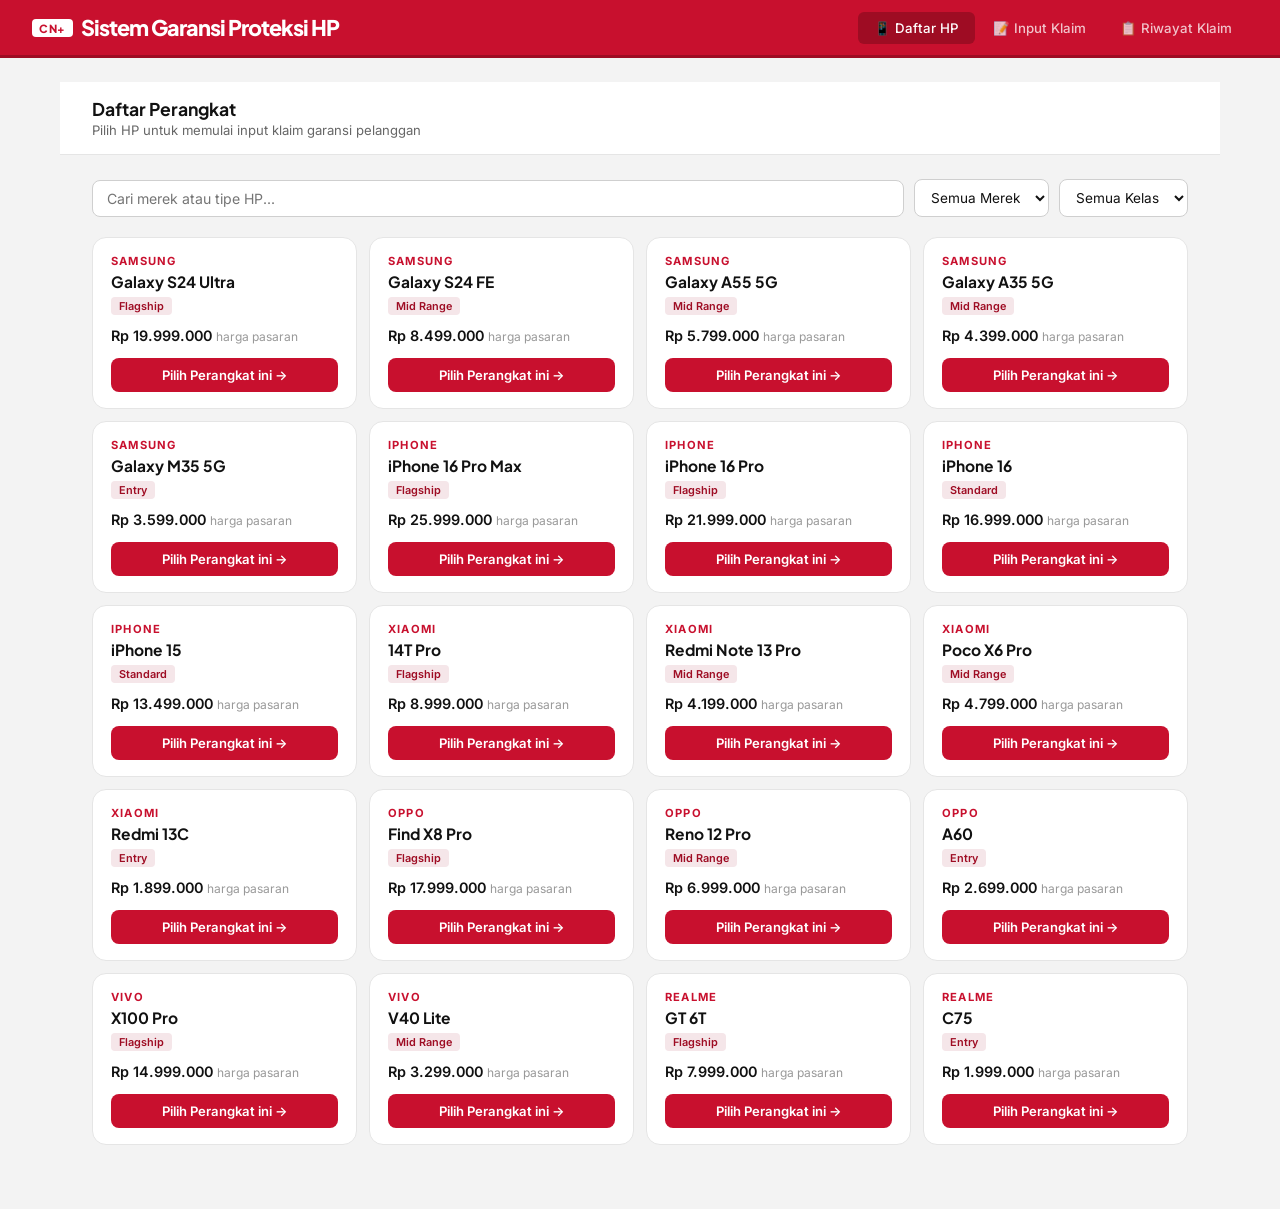
<file: index.html>
<!DOCTYPE html>
<html lang="id">
<head>
  <meta charset="UTF-8" />
  <meta name="viewport" content="width=device-width, initial-scale=1.0" />
  <title>CN+ — Sistem Garansi Proteksi HP</title>
  <link href="https://fonts.googleapis.com/css2?family=Plus+Jakarta+Sans:wght@500;600;700;800&family=Inter:wght@400;500;600&display=swap" rel="stylesheet" />
  <link rel="stylesheet" href="css/style.css" />
</head>
<body>

<!-- ── NAVBAR ── -->
<nav>
  <div class="logo">
    <div class="logo-badge">CN+</div>
    Sistem Garansi Proteksi HP
  </div>
  <div class="nav-tabs">
    <button class="nav-tab active" onclick="showView('daftar-hp')">📱 Daftar HP</button>
    <button class="nav-tab" onclick="showView('form-klaim')">📝 Input Klaim</button>
    <button class="nav-tab" onclick="showView('riwayat')">📋 Riwayat Klaim</button>
  </div>
</nav>

<!-- ══════════════════════════════════════════════════════ -->
<!-- VIEW 1: DAFTAR HP -->
<!-- ══════════════════════════════════════════════════════ -->
<div id="daftar-hp" class="view active">
  <div class="page-header" style="margin: 0 -32px 24px; padding: 16px 32px;">
    <div>
      <h1>Daftar Perangkat</h1>
      <p>Pilih HP untuk memulai input klaim garansi pelanggan</p>
    </div>
  </div>

  <div class="toolbar">
    <input type="text" id="searchHP" placeholder="Cari merek atau tipe HP..." oninput="filterHP()" />
    <select onchange="filterHP()" id="filterBrand">
      <option value="">Semua Merek</option>
      <option>Samsung</option>
      <option>iPhone</option>
      <option>Xiaomi</option>
      <option>OPPO</option>
      <option>Vivo</option>
      <option>Realme</option>
    </select>
    <select onchange="filterHP()" id="filterType">
      <option value="">Semua Kelas</option>
      <option>Flagship</option>
      <option>Mid Range</option>
      <option>Entry</option>
    </select>
  </div>

  <div class="hp-grid" id="hpGrid"></div>
</div>

<!-- ══════════════════════════════════════════════════════ -->
<!-- VIEW 2: FORM INPUT KLAIM -->
<!-- ══════════════════════════════════════════════════════ -->
<div id="form-klaim" class="view">
  <div class="page-header" style="margin: 0 -32px 24px; padding: 16px 32px;">
    <div>
      <h1>Input Klaim Garansi</h1>
      <p>Lengkapi data pelanggan dan perangkat untuk mendaftarkan proteksi</p>
    </div>
    <button class="back-btn" onclick="showView('daftar-hp')">← Kembali ke Daftar HP</button>
  </div>

  <div class="form-layout">

    <!-- Kolom Kiri: Form -->
    <div>

      <!-- Seksi 1: Data Pelanggan -->
      <div class="form-section">
        <div class="form-section-title"><span>1</span> Data Pelanggan</div>
        <div class="field-row">
          <div class="field">
            <label>Nama Lengkap <span class="req">*</span></label>
            <input type="text" id="f_nama" placeholder="Nama lengkap pelanggan" oninput="updateSummary()" />
          </div>
          <div class="field">
            <label>Nomor HP Pelanggan <span class="req">*</span></label>
            <input type="text" id="f_nohp" placeholder="08xx-xxxx-xxxx" oninput="updateSummary()" />
          </div>
        </div>
        <div class="field-row">
          <div class="field">
            <label>Email Pelanggan <span class="req">*</span></label>
            <input type="email" id="f_email" placeholder="email@domain.com" oninput="updateSummary()" />
          </div>
          <div class="field">
            <label>Tanggal Pembelian <span class="req">*</span></label>
            <input type="date" id="f_tglbeli" oninput="updateSummary()" />
          </div>
        </div>
      </div>

      <!-- Seksi 2: Data Perangkat -->
      <div class="form-section">
        <div class="form-section-title"><span>2</span> Data Perangkat</div>
        <div class="field-row">
          <div class="field">
            <label>Merek HP</label>
            <input type="text" id="f_merk" readonly />
          </div>
          <div class="field">
            <label>Tipe / Model HP</label>
            <input type="text" id="f_tipe" readonly />
          </div>
        </div>
        <div class="field-row">
          <div class="field">
            <label>IMEI / Serial Number <span class="req">*</span></label>
            <input type="text" id="f_imei" placeholder="Contoh: 356938035643809" oninput="updateSummary()" />
          </div>
          <div class="field">
            <label>Harga HP</label>
            <input type="text" id="f_harga" readonly />
          </div>
        </div>
      </div>

      <!-- Seksi 3: Tier Proteksi -->
      <div class="form-section">
        <div class="form-section-title"><span>3</span> Tier Proteksi</div>
        <div class="tier-row">
          <div class="tier-opt" id="tierSilver" onclick="pilihTier('silver')">
            <div class="tier-check"></div>
            <div class="tier-name">Silver</div>
            <div class="tier-dur">Proteksi 12 Bulan</div>
            <div class="tier-price">Rp 120.000</div>
          </div>
          <div class="tier-opt" id="tierGold" onclick="pilihTier('gold')">
            <div class="tier-check"></div>
            <div class="tier-name">Gold</div>
            <div class="tier-dur">Proteksi 12 Bulan</div>
            <div class="tier-price">Rp 199.000</div>
          </div>
        </div>
        <div style="margin-top:12px;padding:10px 12px;background:var(--red-light);border-radius:var(--radius);font-size:.78rem;color:#6B2030;line-height:1.7;">
          <strong>Silver:</strong> Proteksi layar retak &amp; baterai menurun<br>
          <strong>Gold:</strong> Semua Silver + kerusakan hardware &amp; software penuh
        </div>
      </div>

    </div>

    <!-- Kolom Kanan: Ringkasan -->
    <div>
      <div class="summary-panel">
        <div class="summary-head">Ringkasan Klaim</div>
        <div class="summary-body">
          <div class="sum-row"><span class="sum-key">Pelanggan</span><span class="sum-val" id="s_nama">—</span></div>
          <div class="sum-row"><span class="sum-key">No. HP</span><span class="sum-val" id="s_nohp">—</span></div>
          <div class="sum-row"><span class="sum-key">Email</span><span class="sum-val" id="s_email" style="word-break:break-all">—</span></div>
          <div class="sum-row"><span class="sum-key">Tgl. Beli</span><span class="sum-val" id="s_tgl">—</span></div>
          <div class="sum-row"><span class="sum-key">Perangkat</span><span class="sum-val" id="s_perangkat">—</span></div>
          <div class="sum-row"><span class="sum-key">Harga HP</span><span class="sum-val" id="s_harga">—</span></div>
          <div class="sum-row"><span class="sum-key">IMEI / SN</span><span class="sum-val" id="s_imei" style="font-size:.75rem;font-family:monospace">—</span></div>
          <div class="sum-row"><span class="sum-key">Tier Proteksi</span><span class="sum-val" id="s_tier">—</span></div>
          <div class="sum-total">
            <span class="key">Biaya Proteksi</span>
            <span class="val" id="s_total">—</span>
          </div>
          <button class="btn-submit" onclick="simpanKlaim()">Simpan &amp; Aktifkan Proteksi</button>
        </div>
      </div>
    </div>

  </div>
</div>

<!-- ══════════════════════════════════════════════════════ -->
<!-- VIEW 3: RIWAYAT KLAIM -->
<!-- ══════════════════════════════════════════════════════ -->
<div id="riwayat" class="view">
  <div class="page-header" style="margin: 0 -32px 24px; padding: 16px 32px;">
    <div>
      <h1>Riwayat Klaim Garansi</h1>
      <p>Seluruh data proteksi yang telah didaftarkan</p>
    </div>
  </div>

  <!-- Statistik -->
  <div class="stats-row">
    <div class="stat-card">
      <div class="stat-icon">
        <svg viewBox="0 0 24 24"><path d="M9 5H7a2 2 0 0 0-2 2v12a2 2 0 0 0 2 2h10a2 2 0 0 0 2-2V7a2 2 0 0 0-2-2h-2"/><rect x="9" y="3" width="6" height="4" rx="2"/></svg>
      </div>
      <div><div class="stat-val" id="stat-total">0</div><div class="stat-label">Total Klaim</div></div>
    </div>
    <div class="stat-card">
      <div class="stat-icon">
        <svg viewBox="0 0 24 24"><circle cx="12" cy="12" r="9"/><path d="M9 12l2 2 4-4"/></svg>
      </div>
      <div><div class="stat-val" id="stat-silver">0</div><div class="stat-label">Tier Silver</div></div>
    </div>
    <div class="stat-card">
      <div class="stat-icon">
        <svg viewBox="0 0 24 24"><polygon points="12 2 15.09 8.26 22 9.27 17 14.14 18.18 21.02 12 17.77 5.82 21.02 7 14.14 2 9.27 8.91 8.26 12 2"/></svg>
      </div>
      <div><div class="stat-val" id="stat-gold">0</div><div class="stat-label">Tier Gold</div></div>
    </div>
    <div class="stat-card">
      <div class="stat-icon">
        <svg viewBox="0 0 24 24"><line x1="12" y1="1" x2="12" y2="23"/><path d="M17 5H9.5a3.5 3.5 0 0 0 0 7h5a3.5 3.5 0 0 1 0 7H6"/></svg>
      </div>
      <div><div class="stat-val" id="stat-omset">0</div><div class="stat-label">Total Omset</div></div>
    </div>
  </div>

  <!-- Filter & Cari -->
  <div class="table-toolbar">
    <input type="text" id="searchKlaim" placeholder="Cari nama, IMEI, atau no. klaim..." oninput="renderTable()" />
    <select id="filterTier" onchange="renderTable()" style="border:1px solid var(--border-md);border-radius:var(--radius);padding:8px 12px;font-family:inherit;font-size:.85rem;background:var(--white);">
      <option value="">Semua Tier</option>
      <option value="silver">Silver</option>
      <option value="gold">Gold</option>
    </select>
  </div>

  <!-- Tabel -->
  <div class="table-wrap">
    <table>
      <thead>
        <tr>
          <th>No. Klaim</th>
          <th>Tgl. Daftar</th>
          <th>Nama Pelanggan</th>
          <th>No. HP</th>
          <th>Perangkat</th>
          <th>IMEI / SN</th>
          <th>Harga HP</th>
          <th>Tgl. Beli</th>
          <th>Tier</th>
          <th>Biaya</th>
        </tr>
      </thead>
      <tbody id="tableBody"></tbody>
    </table>
  </div>
</div>

<!-- ── MODAL SUKSES ── -->
<div class="modal-backdrop" id="modalBackdrop">
  <div class="modal">
    <div class="modal-icon">✅</div>
    <h2>Klaim Berhasil Disimpan</h2>
    <p>Proteksi perangkat pelanggan telah diaktifkan. Catat nomor klaim berikut sebagai referensi.</p>
    <div class="modal-klaim">
      <div class="label">Nomor Klaim</div>
      <div class="no" id="modalNoKlaim">CN-XXXXXXXX</div>
    </div>
    <div class="modal-actions">
      <button class="btn-m-secondary" onclick="tutupModal()">Input Baru</button>
      <button class="btn-m-primary" onclick="keRiwayat()">Lihat Riwayat</button>
    </div>
  </div>
</div>

<!-- ── SCRIPTS ── -->
<script src="js/data.js"></script>
<script src="js/app.js"></script>

</body>
</html>
</file>
<file: css/style.css>
/* ============================================
   CN+ Sistem Garansi Proteksi HP
   style.css — Main Stylesheet
   ============================================ */

*, *::before, *::after { box-sizing: border-box; margin: 0; padding: 0; }

:root {
  --red:       #C8102E;
  --red-dark:  #9E0C23;
  --red-light: #F5E6E9;
  --red-mid:   #F0C0C8;
  --white:     #FFFFFF;
  --off-white: #F9F9F9;
  --surface:   #F3F3F3;
  --border:    #E5E5E5;
  --border-md: #CFCFCF;
  --text:      #111111;
  --muted:     #666666;
  --muted-lt:  #999999;
  --success:   #1A7A4A;
  --success-bg:#E6F4ED;
  --radius:    8px;
  --radius-lg: 14px;
}

body {
  font-family: 'Inter', sans-serif;
  background: var(--surface);
  color: var(--text);
  min-height: 100vh;
}

/* ── NAV ── */
nav {
  display: flex;
  align-items: center;
  justify-content: space-between;
  padding: 0 32px;
  height: 58px;
  background: var(--red);
  border-bottom: 3px solid var(--red-dark);
  position: sticky;
  top: 0;
  z-index: 100;
}

.logo {
  font-family: 'Plus Jakarta Sans', sans-serif;
  font-weight: 800;
  font-size: 1.35rem;
  letter-spacing: -1px;
  color: var(--white);
  display: flex;
  align-items: center;
  gap: 8px;
}

.logo-badge {
  background: var(--white);
  color: var(--red);
  font-size: .7rem;
  font-weight: 800;
  padding: 2px 7px;
  border-radius: 4px;
  letter-spacing: .5px;
}

.nav-tabs { display: flex; gap: 2px; }

.nav-tab {
  background: none;
  border: none;
  color: rgba(255,255,255,.75);
  font-family: 'Inter', sans-serif;
  font-size: .83rem;
  font-weight: 500;
  padding: 8px 16px;
  border-radius: 6px;
  cursor: pointer;
  transition: .15s;
}
.nav-tab:hover { background: rgba(255,255,255,.12); color: var(--white); }
.nav-tab.active { background: var(--red-dark); color: var(--white); }

/* ── PAGE HEADER ── */
.page-header {
  background: var(--white);
  border-bottom: 1px solid var(--border);
  padding: 18px 32px;
  display: flex;
  align-items: center;
  justify-content: space-between;
}
.page-header h1 {
  font-family: 'Plus Jakarta Sans', sans-serif;
  font-weight: 700;
  font-size: 1.1rem;
}
.page-header p { font-size: .82rem; color: var(--muted); margin-top: 2px; }

/* ── VIEWS ── */
.view { display: none; max-width: 1160px; margin: 0 auto; padding: 24px 32px 64px; }
.view.active { display: block; }

/* ── STATS ── */
.stats-row {
  display: grid;
  grid-template-columns: repeat(4,1fr);
  gap: 12px;
  margin-bottom: 24px;
}

.stat-card {
  background: var(--white);
  border: 1px solid var(--border);
  border-radius: var(--radius-lg);
  padding: 16px 20px;
  display: flex;
  align-items: center;
  gap: 14px;
}

.stat-icon {
  width: 40px;
  height: 40px;
  border-radius: 10px;
  background: var(--red-light);
  display: flex;
  align-items: center;
  justify-content: center;
  flex-shrink: 0;
}
.stat-icon svg {
  width: 20px; height: 20px;
  stroke: var(--red); fill: none;
  stroke-width: 2; stroke-linecap: round; stroke-linejoin: round;
}

.stat-val {
  font-family: 'Plus Jakarta Sans', sans-serif;
  font-weight: 700;
  font-size: 1.45rem;
  line-height: 1;
  color: var(--text);
}
.stat-label { font-size: .75rem; color: var(--muted); margin-top: 3px; }

/* ── HP GRID ── */
.toolbar {
  display: flex;
  gap: 10px;
  margin-bottom: 20px;
  align-items: center;
}

.toolbar input {
  flex: 1;
  border: 1px solid var(--border-md);
  border-radius: var(--radius);
  padding: 9px 14px;
  font-family: inherit;
  font-size: .88rem;
  outline: none;
  background: var(--white);
  transition: .15s;
  color: var(--text);
}
.toolbar input:focus {
  border-color: var(--red);
  box-shadow: 0 0 0 3px rgba(200,16,46,.1);
}

.toolbar select {
  border: 1px solid var(--border-md);
  border-radius: var(--radius);
  padding: 9px 12px;
  font-family: inherit;
  font-size: .85rem;
  outline: none;
  background: var(--white);
  cursor: pointer;
  color: var(--text);
}

.hp-grid {
  display: grid;
  grid-template-columns: repeat(auto-fill, minmax(230px,1fr));
  gap: 12px;
}

.hp-card {
  background: var(--white);
  border: 1.5px solid var(--border);
  border-radius: var(--radius-lg);
  padding: 16px 18px;
  cursor: pointer;
  transition: .15s;
  position: relative;
}
.hp-card:hover {
  border-color: var(--red);
  box-shadow: 0 2px 12px rgba(200,16,46,.1);
}

.hp-brand {
  font-size: .7rem;
  font-weight: 700;
  color: var(--red);
  letter-spacing: 1.2px;
  text-transform: uppercase;
  margin-bottom: 4px;
}
.hp-name {
  font-family: 'Plus Jakarta Sans', sans-serif;
  font-weight: 700;
  font-size: .97rem;
  margin-bottom: 3px;
}
.hp-type {
  display: inline-block;
  font-size: .68rem;
  font-weight: 600;
  padding: 2px 8px;
  border-radius: 4px;
  margin-bottom: 12px;
  background: var(--red-light);
  color: var(--red-dark);
}
.hp-price { font-weight: 600; font-size: .9rem; color: var(--text); }
.hp-price small { font-size: .75rem; font-weight: 400; color: var(--muted-lt); }

.btn-pilih {
  margin-top: 14px;
  width: 100%;
  padding: 9px;
  background: var(--red);
  color: var(--white);
  border: none;
  border-radius: var(--radius);
  font-family: inherit;
  font-size: .82rem;
  font-weight: 600;
  cursor: pointer;
  transition: .15s;
}
.btn-pilih:hover { background: var(--red-dark); }

/* ── FORM ── */
.back-btn {
  display: inline-flex;
  align-items: center;
  gap: 6px;
  background: none;
  border: 1px solid var(--border-md);
  color: var(--muted);
  border-radius: var(--radius);
  padding: 7px 14px;
  font-family: inherit;
  font-size: .82rem;
  cursor: pointer;
  margin-bottom: 20px;
  transition: .15s;
}
.back-btn:hover { border-color: var(--red); color: var(--red); }

.form-layout {
  display: grid;
  grid-template-columns: 1fr 360px;
  gap: 20px;
  align-items: start;
}
@media (max-width: 820px) {
  .form-layout { grid-template-columns: 1fr; }
}

.form-section {
  background: var(--white);
  border: 1px solid var(--border);
  border-radius: var(--radius-lg);
  padding: 22px 24px;
  margin-bottom: 16px;
}
.form-section:last-child { margin-bottom: 0; }

.form-section-title {
  font-family: 'Plus Jakarta Sans', sans-serif;
  font-weight: 700;
  font-size: .9rem;
  color: var(--text);
  margin-bottom: 18px;
  padding-bottom: 12px;
  border-bottom: 1px solid var(--border);
  display: flex;
  align-items: center;
  gap: 8px;
}
.form-section-title span {
  width: 24px; height: 24px;
  background: var(--red);
  border-radius: 6px;
  display: flex;
  align-items: center;
  justify-content: center;
  color: var(--white);
  font-size: .72rem;
  font-weight: 700;
  flex-shrink: 0;
}

.field-row {
  display: grid;
  grid-template-columns: 1fr 1fr;
  gap: 14px;
}

.field { margin-bottom: 14px; }
.field:last-child { margin-bottom: 0; }

.field label {
  display: block;
  font-size: .76rem;
  font-weight: 600;
  color: var(--muted);
  margin-bottom: 5px;
  text-transform: uppercase;
  letter-spacing: .3px;
}
.field label .req { color: var(--red); margin-left: 2px; }

.field input,
.field select {
  width: 100%;
  border: 1px solid var(--border-md);
  border-radius: var(--radius);
  padding: 9px 12px;
  font-family: inherit;
  font-size: .88rem;
  outline: none;
  background: var(--white);
  transition: .15s;
  color: var(--text);
}
.field input:focus,
.field select:focus {
  border-color: var(--red);
  box-shadow: 0 0 0 3px rgba(200,16,46,.1);
}
.field input[readonly] { background: var(--off-white); color: var(--muted); cursor: default; }
.field input::placeholder { color: var(--muted-lt); }

/* ── TIER ── */
.tier-row {
  display: grid;
  grid-template-columns: 1fr 1fr;
  gap: 10px;
}

.tier-opt {
  border: 2px solid var(--border);
  border-radius: 10px;
  padding: 14px 16px;
  cursor: pointer;
  transition: .15s;
  position: relative;
}
.tier-opt:hover { border-color: var(--red-mid); }
.tier-opt.selected { border-color: var(--red); background: var(--red-light); }

.tier-name {
  font-family: 'Plus Jakarta Sans', sans-serif;
  font-weight: 700;
  font-size: .95rem;
  color: var(--red);
}
.tier-dur { font-size: .75rem; color: var(--muted); margin: 2px 0 6px; }
.tier-price { font-weight: 700; font-size: 1rem; color: var(--text); }

.tier-check {
  position: absolute;
  top: 10px; right: 10px;
  width: 18px; height: 18px;
  border-radius: 50%;
  border: 2px solid var(--border-md);
  display: flex;
  align-items: center;
  justify-content: center;
  transition: .15s;
}
.tier-opt.selected .tier-check {
  background: var(--red);
  border-color: var(--red);
}
.tier-check::after {
  content: '✓';
  font-size: .65rem;
  color: var(--white);
  display: none;
}
.tier-opt.selected .tier-check::after { display: block; }

/* ── SUMMARY PANEL ── */
.summary-panel {
  background: var(--white);
  border: 1px solid var(--border);
  border-radius: var(--radius-lg);
  overflow: hidden;
  position: sticky;
  top: 72px;
}

.summary-head {
  background: var(--red);
  padding: 14px 18px;
  font-family: 'Plus Jakarta Sans', sans-serif;
  font-weight: 700;
  font-size: .88rem;
  color: var(--white);
  letter-spacing: .3px;
}

.summary-body { padding: 16px 18px; }

.sum-row {
  display: flex;
  justify-content: space-between;
  align-items: flex-start;
  padding: 8px 0;
  border-bottom: 1px solid var(--border);
  gap: 12px;
}
.sum-row:last-of-type { border: none; }
.sum-key { font-size: .78rem; color: var(--muted); flex-shrink: 0; }
.sum-val { font-size: .82rem; font-weight: 600; text-align: right; }

.sum-total {
  background: var(--red-light);
  border: 1px solid var(--red-mid);
  border-radius: var(--radius);
  padding: 12px 16px;
  margin: 12px 0;
  display: flex;
  justify-content: space-between;
  align-items: center;
}
.sum-total .key { font-size: .82rem; font-weight: 600; color: var(--red-dark); }
.sum-total .val {
  font-family: 'Plus Jakarta Sans', sans-serif;
  font-weight: 800;
  font-size: 1.3rem;
  color: var(--red);
}

.btn-submit {
  width: 100%;
  padding: 13px;
  border: none;
  border-radius: var(--radius);
  background: var(--red);
  color: var(--white);
  font-family: 'Plus Jakarta Sans', sans-serif;
  font-weight: 700;
  font-size: .95rem;
  cursor: pointer;
  transition: .15s;
}
.btn-submit:hover { background: var(--red-dark); }
.btn-submit:disabled {
  background: var(--border-md);
  color: var(--muted-lt);
  cursor: not-allowed;
}

/* ── TABLE ── */
.table-toolbar {
  display: flex;
  justify-content: space-between;
  align-items: center;
  margin-bottom: 16px;
  gap: 12px;
}
.table-toolbar input {
  border: 1px solid var(--border-md);
  border-radius: var(--radius);
  padding: 8px 12px;
  font-family: inherit;
  font-size: .85rem;
  outline: none;
  background: var(--white);
  width: 240px;
  transition: .15s;
}
.table-toolbar input:focus { border-color: var(--red); }

.table-wrap {
  background: var(--white);
  border: 1px solid var(--border);
  border-radius: var(--radius-lg);
  overflow: hidden;
}

table { width: 100%; border-collapse: collapse; font-size: .82rem; }

thead th {
  background: var(--off-white);
  padding: 11px 14px;
  text-align: left;
  font-size: .71rem;
  font-weight: 700;
  color: var(--muted);
  text-transform: uppercase;
  letter-spacing: .6px;
  border-bottom: 1px solid var(--border);
  white-space: nowrap;
}

tbody tr { border-bottom: 1px solid var(--border); transition: .1s; }
tbody tr:last-child { border-bottom: none; }
tbody tr:hover { background: var(--off-white); }
tbody td { padding: 11px 14px; vertical-align: middle; }

.no-klaim {
  font-family: monospace;
  font-size: .78rem;
  color: var(--red);
  font-weight: 600;
}

.badge {
  display: inline-block;
  padding: 3px 9px;
  border-radius: 4px;
  font-size: .7rem;
  font-weight: 700;
  letter-spacing: .4px;
}
.badge-silver { background: #EEF2F6; color: #4A6A8A; }
.badge-gold   { background: #FDF3E0; color: #8A5E10; }

.empty-state { text-align: center; padding: 56px 20px; }
.empty-icon { font-size: 2.5rem; margin-bottom: 12px; }
.empty-state p { color: var(--muted); font-size: .88rem; }

/* ── MODAL ── */
.modal-backdrop {
  position: fixed;
  inset: 0;
  background: rgba(0,0,0,.45);
  display: flex;
  align-items: center;
  justify-content: center;
  z-index: 999;
  opacity: 0;
  pointer-events: none;
  transition: .2s;
  padding: 20px;
}
.modal-backdrop.show { opacity: 1; pointer-events: all; }

.modal {
  background: var(--white);
  border-radius: 18px;
  padding: 36px 32px;
  max-width: 420px;
  width: 100%;
  text-align: center;
  transform: translateY(8px) scale(.97);
  transition: .25s;
}
.modal-backdrop.show .modal { transform: none; }

.modal-icon {
  width: 60px; height: 60px;
  background: var(--success-bg);
  border-radius: 50%;
  display: flex;
  align-items: center;
  justify-content: center;
  margin: 0 auto 18px;
  font-size: 1.8rem;
}

.modal h2 {
  font-family: 'Plus Jakarta Sans', sans-serif;
  font-weight: 800;
  font-size: 1.2rem;
  margin-bottom: 8px;
}
.modal p {
  color: var(--muted);
  font-size: .85rem;
  line-height: 1.7;
  margin-bottom: 18px;
}

.modal-klaim {
  background: var(--red-light);
  border: 1px solid var(--red-mid);
  border-radius: 8px;
  padding: 12px 16px;
  margin-bottom: 22px;
}
.modal-klaim .label {
  font-size: .72rem;
  color: var(--muted);
  text-transform: uppercase;
  letter-spacing: .5px;
  margin-bottom: 4px;
}
.modal-klaim .no {
  font-family: 'Plus Jakarta Sans', sans-serif;
  font-weight: 800;
  font-size: 1.2rem;
  color: var(--red);
  letter-spacing: 1px;
}

.modal-actions { display: flex; gap: 8px; }
.modal-actions button {
  flex: 1;
  padding: 11px;
  border-radius: 8px;
  border: none;
  font-family: inherit;
  font-weight: 600;
  font-size: .88rem;
  cursor: pointer;
  transition: .15s;
}
.btn-m-secondary { background: var(--surface); color: var(--text); }
.btn-m-primary    { background: var(--red); color: var(--white); }
.btn-m-secondary:hover { background: var(--border); }
.btn-m-primary:hover   { background: var(--red-dark); }

/* ── RESPONSIVE ── */
@media (max-width: 700px) {
  nav { padding: 0 16px; }
  .view { padding: 16px 16px 48px; }
  .stats-row { grid-template-columns: 1fr 1fr; }
  .field-row { grid-template-columns: 1fr; }
}
</file>
